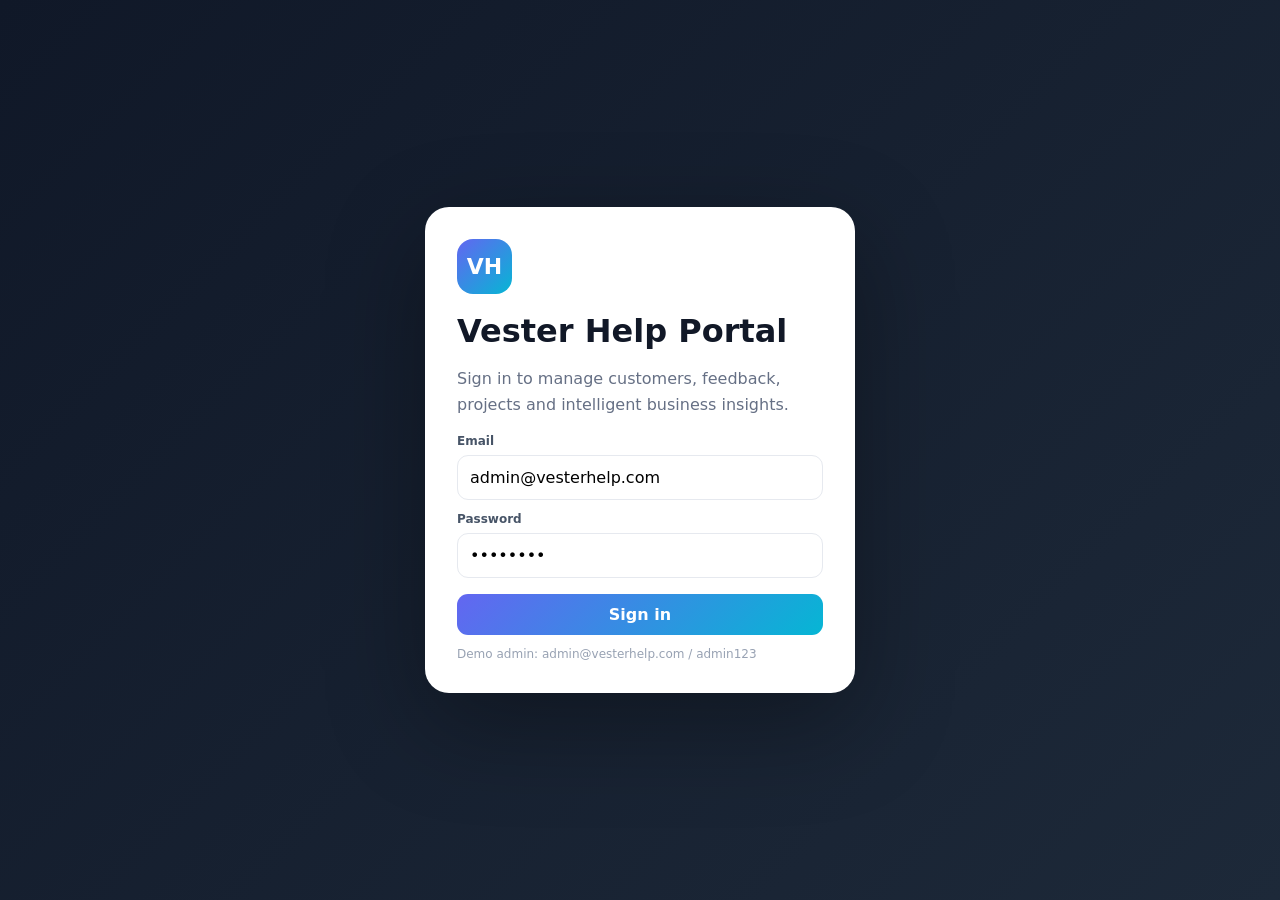
<file: vester_help_intelligent_portal.html>
<!DOCTYPE html>
<html lang="en">
<head>
<meta charset="UTF-8">
<meta name="viewport" content="width=device-width,initial-scale=1.0">
<title>Vester Help — Intelligent Client Portal</title>
<style>
:root{--bg:#f5f7fb;--card:#fff;--text:#111827;--muted:#667085;--line:#e6e9ef;--primary:#6366f1;--primary2:#06b6d4;--dark:#101828;--good:#16a34a;--warn:#d97706;--bad:#dc2626;--shadow:0 18px 50px rgba(16,24,40,.08)}
*{box-sizing:border-box}html{scroll-behavior:smooth}body{margin:0;font-family:Inter,system-ui,-apple-system,Segoe UI,sans-serif;background:var(--bg);color:var(--text)}
button,input,select,textarea{font:inherit}button{cursor:pointer;border:0}.hidden{display:none!important}
.app{min-height:100vh;display:flex}.sidebar{width:255px;background:#101828;color:#fff;position:fixed;inset:0 auto 0 0;z-index:20;padding:22px 14px;display:flex;flex-direction:column}
.brand{display:flex;align-items:center;gap:11px;padding:8px 10px 28px;font-weight:800;font-size:18px}.brand-mark{width:38px;height:38px;border-radius:12px;background:linear-gradient(135deg,#6366f1,#06b6d4);display:grid;place-items:center}.nav{display:grid;gap:5px}.nav button{width:100%;text-align:left;background:transparent;color:#aeb8c8;padding:12px 13px;border-radius:11px;display:flex;gap:11px;align-items:center}.nav button:hover,.nav button.active{background:#1d2939;color:#fff}.nav small{margin:18px 10px 6px;color:#667085;text-transform:uppercase;letter-spacing:1.5px}.sidebar-footer{margin-top:auto;padding:12px 10px;color:#98a2b3;font-size:12px}.main{margin-left:255px;width:calc(100% - 255px);min-height:100vh}.topbar{height:72px;background:#fff;border-bottom:1px solid var(--line);display:flex;align-items:center;justify-content:space-between;padding:0 30px;position:sticky;top:0;z-index:10}.topbar-title{font-weight:800}.top-actions{display:flex;align-items:center;gap:10px}.icon-btn,.avatar{width:40px;height:40px;border:1px solid var(--line);border-radius:12px;background:#fff;display:grid;place-items:center}.avatar{background:#eef2ff;color:#4f46e5;font-weight:800;border:0}.content{padding:30px;max-width:1500px;margin:auto}.view{animation:fade .35s ease}.hero{display:flex;justify-content:space-between;gap:20px;align-items:flex-end;margin-bottom:24px}.eyebrow{color:var(--primary);font-size:12px;font-weight:800;letter-spacing:2px;text-transform:uppercase}.hero h1{font-size:clamp(25px,3vw,38px);margin:8px 0}.hero p{color:var(--muted);margin:0;line-height:1.7}.btn{padding:11px 16px;border-radius:11px;font-weight:700}.btn-primary{color:#fff;background:linear-gradient(135deg,var(--primary),var(--primary2))}.btn-light{background:#fff;border:1px solid var(--line)}.grid{display:grid;gap:18px}.stats{grid-template-columns:repeat(4,1fr)}.stat,.card{background:var(--card);border:1px solid var(--line);border-radius:18px;box-shadow:var(--shadow)}.stat{padding:21px}.stat-label{font-size:13px;color:var(--muted)}.stat strong{font-size:30px;display:block;margin:8px 0}.trend{font-size:12px;color:var(--good)}.two{grid-template-columns:1.4fr .8fr;margin-top:18px}.card{padding:22px}.card h3{margin:0 0 15px}.bar{height:9px;background:#edf0f5;border-radius:20px;overflow:hidden}.bar i{display:block;height:100%;background:linear-gradient(90deg,#6366f1,#06b6d4);border-radius:20px}.feedback{display:grid;gap:12px}.feedback-item{border:1px solid var(--line);border-radius:14px;padding:15px}.feedback-top{display:flex;justify-content:space-between;gap:10px}.stars{color:#f59e0b}.badge{display:inline-flex;padding:5px 9px;border-radius:999px;font-size:11px;font-weight:800}.badge.good{background:#ecfdf3;color:#15803d}.badge.warn{background:#fffbeb;color:#b45309}.badge.bad{background:#fef2f2;color:#b91c1c}.table-wrap{overflow:auto}.table{width:100%;border-collapse:collapse}.table th,.table td{padding:14px 12px;border-bottom:1px solid var(--line);text-align:left;font-size:13px;white-space:nowrap}.table th{color:var(--muted);font-weight:700}.search{padding:11px 13px;border:1px solid var(--line);border-radius:11px;background:#fff;min-width:220px}.toolbar{display:flex;justify-content:space-between;gap:12px;margin-bottom:16px}.profile{display:grid;grid-template-columns:280px 1fr;gap:18px}.profile-card{text-align:center}.big-avatar{width:100px;height:100px;border-radius:30px;background:linear-gradient(135deg,#6366f1,#06b6d4);color:#fff;display:grid;place-items:center;font-size:34px;font-weight:900;margin:5px auto 16px}.list{display:grid;gap:10px}.list-row{display:flex;justify-content:space-between;gap:15px;padding:14px;border:1px solid var(--line);border-radius:13px}.form-grid{display:grid;grid-template-columns:1fr 1fr;gap:14px}.field{display:grid;gap:7px}.field.full{grid-column:1/-1}.field label{font-size:12px;font-weight:700;color:#475467}.field input,.field select,.field textarea{width:100%;padding:12px;border:1px solid var(--line);border-radius:11px;outline:0;background:#fff}.field textarea{min-height:120px;resize:vertical}.ai{background:linear-gradient(135deg,#111827,#1f2937);color:#fff}.ai p{color:#cbd5e1}.ai-chip{display:inline-block;padding:6px 9px;border-radius:999px;background:#263244;color:#a5b4fc;font-size:11px;margin:3px}.customer-layout{display:grid;grid-template-columns:1fr 1fr;gap:18px}.metric-row{display:flex;align-items:center;justify-content:space-between;margin:13px 0}.metric-row span{color:var(--muted);font-size:13px}.progress{width:55%;height:8px;background:#eef0f4;border-radius:20px}.progress i{display:block;height:100%;background:#6366f1;border-radius:20px}.toast{position:fixed;right:25px;bottom:25px;background:#101828;color:#fff;padding:13px 17px;border-radius:12px;box-shadow:var(--shadow);z-index:100;animation:toast .3s ease}.login{position:fixed;inset:0;background:linear-gradient(135deg,#101828,#1d2939);display:grid;place-items:center;z-index:200}.login-box{width:min(430px,92%);background:#fff;border-radius:24px;padding:32px;box-shadow:0 30px 100px #0005}.login-box h1{margin:0 0 8px}.login-box p{color:var(--muted);line-height:1.6}.login-logo{width:55px;height:55px;border-radius:16px;background:linear-gradient(135deg,#6366f1,#06b6d4);color:#fff;display:grid;place-items:center;font-weight:900;font-size:22px;margin-bottom:18px}.login-note{font-size:12px;color:#98a2b3;margin-top:12px}.modal{position:fixed;inset:0;background:#10182899;display:grid;place-items:center;z-index:100}.modal-box{width:min(650px,92%);max-height:90vh;overflow:auto;background:#fff;border-radius:20px;padding:24px}.modal-head{display:flex;justify-content:space-between;align-items:center}.close{background:#f2f4f7;border-radius:10px;width:36px;height:36px}.empty{padding:35px;text-align:center;color:var(--muted)}@keyframes fade{from{opacity:0;transform:translateY(10px)}to{opacity:1;transform:none}}@keyframes toast{from{opacity:0;transform:translateY(15px)}to{opacity:1;transform:none}}
@media(max-width:1000px){.stats{grid-template-columns:repeat(2,1fr)}.two,.customer-layout,.profile{grid-template-columns:1fr}}
@media(max-width:760px){.sidebar{width:70px;padding:15px 8px}.brand span,.nav button span,.nav small,.sidebar-footer{display:none}.brand{justify-content:center}.nav button{justify-content:center}.main{margin-left:70px;width:calc(100% - 70px)}.content{padding:20px}.topbar{padding:0 18px}.form-grid{grid-template-columns:1fr}.field.full{grid-column:auto}.hero{align-items:flex-start;flex-direction:column}}
@media(max-width:480px){.stats{grid-template-columns:1fr}.search{min-width:0;width:100%}.toolbar{flex-direction:column}.top-actions .icon-btn{display:none}}
</style>
</head>
<body>

<div id="login" class="login">
  <div class="login-box">
    <div class="login-logo">VH</div>
    <h1>Vester Help Portal</h1>
    <p>Sign in to manage customers, feedback, projects and intelligent business insights.</p>
    <div class="field"><label>Email</label><input id="loginEmail" value="admin@vesterhelp.com"></div>
    <div class="field" style="margin-top:12px"><label>Password</label><input id="loginPass" type="password" value="admin123"></div>
    <button class="btn btn-primary" style="width:100%;margin-top:16px" onclick="login()">Sign in</button>
    <div class="login-note">Demo admin: admin@vesterhelp.com / admin123</div>
  </div>
</div>

<div id="app" class="app hidden">
  <aside class="sidebar">
    <div class="brand"><div class="brand-mark">VH</div><span>Vester Help</span></div>
    <div class="nav">
      <small>Workspace</small>
      <button class="active" data-view="dashboard" onclick="showView('dashboard',this)">⌂ <span>Dashboard</span></button>
      <button data-view="customers" onclick="showView('customers',this)">◉ <span>Customers</span></button>
      <button data-view="feedback" onclick="showView('feedback',this)">✦ <span>Feedback</span></button>
      <button data-view="projects" onclick="showView('projects',this)">▣ <span>Projects</span></button>
      <button data-view="services" onclick="showView('services',this)">◇ <span>Services</span></button>
      <small>Account</small>
      <button data-view="profile" onclick="showView('profile',this)">● <span>Profile</span></button>
      <button data-view="settings" onclick="showView('settings',this)">⚙ <span>Settings</span></button>
    </div>
    <div class="sidebar-footer">Intelligent Portal v1.0<br>© 2026 Vester Help</div>
  </aside>

  <main class="main">
    <header class="topbar">
      <div class="topbar-title" id="pageTitle">Dashboard</div>
      <div class="top-actions">
        <button class="icon-btn" onclick="showToast('No new notifications')">♢</button>
        <button class="avatar" onclick="showView('profile')">VH</button>
      </div>
    </header>
    <div class="content">

      <section id="dashboard" class="view">
        <div class="hero">
          <div><div class="eyebrow">COMMAND CENTER</div><h1>Good morning, Admin.</h1><p>Here is the latest intelligence from your digital business.</p></div>
          <button class="btn btn-primary" onclick="openFeedback()">+ Add feedback</button>
        </div>
        <div class="grid stats">
          <div class="stat"><span class="stat-label">Total customers</span><strong id="statCustomers">0</strong><span class="trend">↑ 12% this month</span></div>
          <div class="stat"><span class="stat-label">Active projects</span><strong>12</strong><span class="trend">↑ 8% this month</span></div>
          <div class="stat"><span class="stat-label">Customer feedback</span><strong id="statFeedback">0</strong><span class="trend">↑ 18% this month</span></div>
          <div class="stat"><span class="stat-label">Satisfaction</span><strong>94%</strong><span class="trend">↑ 3.2% this month</span></div>
        </div>
        <div class="grid two">
          <div class="card"><h3>Customer satisfaction</h3><p style="color:var(--muted)">Overall customer sentiment from submitted feedback.</p><div style="display:grid;gap:14px;margin-top:22px"><div><div class="metric-row"><span>Excellent</span><b>62%</b></div><div class="bar"><i style="width:62%"></i></div></div><div><div class="metric-row"><span>Good</span><b>25%</b></div><div class="bar"><i style="width:25%"></i></div></div><div><div class="metric-row"><span>Needs attention</span><b>13%</b></div><div class="bar"><i style="width:13%"></i></div></div></div></div>
          <div class="card ai"><h3>✦ AI Business Intelligence</h3><p id="aiSummary">Analyzing your customer data...</p><span class="ai-chip">Sentiment</span><span class="ai-chip">Priority</span><span class="ai-chip">Trends</span><span class="ai-chip">Recommendations</span><hr style="border:0;border-top:1px solid #344054;margin:20px 0"><p id="aiAction"></p></div>
        </div>
        <div class="card" style="margin-top:18px"><h3>Latest feedback</h3><div id="dashboardFeedback" class="feedback"></div></div>
      </section>

      <section id="customers" class="view hidden">
        <div class="hero"><div><div class="eyebrow">CUSTOMER MANAGEMENT</div><h1>Customers</h1><p>Manage your client relationships and engagement history.</p></div><button class="btn btn-primary" onclick="openCustomer()">+ Add customer</button></div>
        <div class="card"><div class="toolbar"><input class="search" id="customerSearch" oninput="renderCustomers()" placeholder="Search customers..."><select class="search" id="customerFilter" onchange="renderCustomers()"><option value="all">All customers</option><option value="active">Active</option><option value="lead">Leads</option></select></div><div class="table-wrap"><table class="table"><thead><tr><th>Customer</th><th>Company</th><th>Industry</th><th>Status</th><th>Projects</th><th>Action</th></tr></thead><tbody id="customerTable"></tbody></table></div></div>
      </section>

      <section id="feedback" class="view hidden">
        <div class="hero"><div><div class="eyebrow">VOICE OF THE CUSTOMER</div><h1>Feedback Center</h1><p>Read, classify and act on every customer response.</p></div><button class="btn btn-primary" onclick="openFeedback()">+ Record feedback</button></div>
        <div class="card"><div class="toolbar"><input class="search" id="feedbackSearch" oninput="renderFeedback()" placeholder="Search feedback..."><select class="search" id="sentimentFilter" onchange="renderFeedback()"><option value="all">All sentiment</option><option value="Positive">Positive</option><option value="Neutral">Neutral</option><option value="Needs attention">Needs attention</option></select></div><div id="feedbackList" class="feedback"></div></div>
      </section>

      <section id="projects" class="view hidden">
        <div class="hero"><div><div class="eyebrow">DELIVERY</div><h1>Projects</h1><p>Track digital products and current delivery status.</p></div></div>
        <div class="grid stats"><div class="stat"><span class="stat-label">In progress</span><strong>8</strong></div><div class="stat"><span class="stat-label">Completed</span><strong>37</strong></div><div class="stat"><span class="stat-label">On review</span><strong>3</strong></div><div class="stat"><span class="stat-label">Delayed</span><strong>1</strong></div></div>
        <div class="card" style="margin-top:18px"><div class="list">
          <div class="list-row"><span><b>School Management Portal</b><br><small style="color:var(--muted)">Education · Client portal</small></span><span class="badge good">78% complete</span></div>
          <div class="list-row"><span><b>Retail Commerce Platform</b><br><small style="color:var(--muted)">E-commerce · Web app</small></span><span class="badge good">91% complete</span></div>
          <div class="list-row"><span><b>Fleet Intelligence System</b><br><small style="color:var(--muted)">Logistics · Dashboard</small></span><span class="badge warn">52% complete</span></div>
          <div class="list-row"><span><b>AI Customer Assistant</b><br><small style="color:var(--muted)">AI · Automation</small></span><span class="badge good">67% complete</span></div>
        </div></div>
      </section>

      <section id="services" class="view hidden">
        <div class="hero"><div><div class="eyebrow">CATALOG</div><h1>Services</h1><p>Manage the solutions displayed to customers.</p></div></div>
        <div class="grid stats">
          <div class="stat"><strong>Web</strong><span class="stat-label">Web development</span></div><div class="stat"><strong>AI</strong><span class="stat-label">AI & automation</span></div><div class="stat"><strong>API</strong><span class="stat-label">Integrations</span></div><div class="stat"><strong>UX</strong><span class="stat-label">Product design</span></div>
        </div>
        <div class="grid two" style="margin-top:18px"><div class="card"><h3>Service performance</h3><div class="metric-row"><span>Web Development</span><b>86%</b></div><div class="progress"><i style="width:86%"></i></div><div class="metric-row"><span>Systems</span><b>72%</b></div><div class="progress"><i style="width:72%"></i></div><div class="metric-row"><span>AI & Automation</span><b>64%</b></div><div class="progress"><i style="width:64%"></i></div></div><div class="card"><h3>Smart recommendation</h3><p style="color:var(--muted);line-height:1.7">Your feedback suggests customers are increasingly asking for automation and mobile dashboards. Consider highlighting these services on the public website.</p></div></div>
      </section>

      <section id="profile" class="view hidden">
        <div class="hero"><div><div class="eyebrow">ACCOUNT</div><h1>Profile</h1><p>Manage your administrator identity.</p></div></div>
        <div class="profile"><div class="card profile-card"><div class="big-avatar">VH</div><h3>Vester Help Admin</h3><p style="color:var(--muted)">Super Administrator</p><span class="badge good">Active</span></div><div class="card"><h3>Profile information</h3><div class="form-grid"><div class="field"><label>Full name</label><input value="Vester Help Admin"></div><div class="field"><label>Email</label><input value="admin@vesterhelp.com"></div><div class="field"><label>Role</label><input value="Super Administrator" disabled></div><div class="field"><label>Phone</label><input value="+254 700 000 000"></div></div><button class="btn btn-primary" style="margin-top:18px" onclick="showToast('Profile saved')">Save changes</button></div></div>
      </section>

      <section id="settings" class="view hidden">
        <div class="hero"><div><div class="eyebrow">SYSTEM</div><h1>Settings</h1><p>Configure your portal experience and business preferences.</p></div></div>
        <div class="grid two"><div class="card"><h3>Portal settings</h3><div class="list"><div class="list-row"><span><b>Email notifications</b><br><small style="color:var(--muted)">Receive alerts for new feedback</small></span><input type="checkbox" checked></div><div class="list-row"><span><b>AI insights</b><br><small style="color:var(--muted)">Generate recommendations</small></span><input type="checkbox" checked></div><div class="list-row"><span><b>Weekly report</b><br><small style="color:var(--muted)">Send business summary</small></span><input type="checkbox" checked></div></div></div><div class="card"><h3>Security</h3><div class="list"><div class="list-row"><span><b>Two-factor authentication</b><br><small style="color:var(--muted)">Recommended for administrators</small></span><span class="badge warn">Not configured</span></div><div class="list-row"><span><b>Session protection</b><br><small style="color:var(--muted)">Automatic session timeout</small></span><span class="badge good">Enabled</span></div></div></div></div>
      </section>

    </div>
  </main>
</div>

<div id="modal" class="modal hidden"><div class="modal-box"><div class="modal-head"><h3 id="modalTitle">Add</h3><button class="close" onclick="closeModal()">×</button></div><div id="modalBody"></div></div></div>
<div id="toast" class="toast hidden"></div>

<script>
const seedCustomers=[
{id:1,name:"Brian Otieno",company:"Bright Schools",industry:"Education",status:"active",projects:3},
{id:2,name:"Grace Wanjiku",company:"Nairobi Retail Hub",industry:"Retail",status:"active",projects:2},
{id:3,name:"Daniel Mwangi",company:"TransEast Logistics",industry:"Transport",status:"active",projects:4},
{id:4,name:"Amina Hassan",company:"Afya Digital",industry:"Healthcare",status:"lead",projects:0},
{id:5,name:"Kevin Makori",company:"AgriGrow Kenya",industry:"Agriculture",status:"active",projects:1}
];
const seedFeedback=[
{id:1,name:"Brian Otieno",company:"Bright Schools",rating:5,text:"The school portal has made managing student information much easier. The dashboard is excellent.",sentiment:"Positive",date:"Today"},
{id:2,name:"Grace Wanjiku",company:"Nairobi Retail Hub",rating:4,text:"The new e-commerce system is fast and our staff adapted quickly.",sentiment:"Positive",date:"Yesterday"},
{id:3,name:"Daniel Mwangi",company:"TransEast Logistics",rating:3,text:"The fleet dashboard is useful, but we would like better mobile notifications.",sentiment:"Neutral",date:"2 days ago"},
{id:4,name:"Amina Hassan",company:"Afya Digital",rating:2,text:"We are still waiting for an improvement to the reporting workflow.",sentiment:"Needs attention",date:"3 days ago"}
];
let customers=JSON.parse(localStorage.getItem("vh_customers")||"null")||seedCustomers;
let feedback=JSON.parse(localStorage.getItem("vh_feedback")||"null")||seedFeedback;
function save(){localStorage.setItem("vh_customers",JSON.stringify(customers));localStorage.setItem("vh_feedback",JSON.stringify(feedback))}
function login(){const e=document.getElementById("loginEmail").value,p=document.getElementById("loginPass").value;if(e==="admin@vesterhelp.com"&&p==="admin123"){document.getElementById("login").classList.add("hidden");document.getElementById("app").classList.remove("hidden");renderAll()}else showToast("Invalid demo credentials")}
function showView(id,btn){document.querySelectorAll(".view").forEach(x=>x.classList.add("hidden"));document.getElementById(id).classList.remove("hidden");document.querySelectorAll(".nav button").forEach(x=>x.classList.remove("active"));if(btn)btn.classList.add("active");document.getElementById("pageTitle").textContent=id[0].toUpperCase()+id.slice(1);if(id==="customers")renderCustomers();if(id==="feedback")renderFeedback()}
function renderAll(){document.getElementById("statCustomers").textContent=customers.length;document.getElementById("statFeedback").textContent=feedback.length;renderCustomers();renderFeedback();renderDashboardFeedback();generateAI()}
function renderCustomers(){const q=(document.getElementById("customerSearch")?.value||"").toLowerCase(),f=document.getElementById("customerFilter")?.value||"all";const rows=customers.filter(c=>(f==="all"||c.status===f)&&`${c.name} ${c.company} ${c.industry}`.toLowerCase().includes(q));document.getElementById("customerTable").innerHTML=rows.map(c=>`<tr><td><b>${c.name}</b></td><td>${c.company}</td><td>${c.industry}</td><td><span class="badge ${c.status==="active"?"good":"warn"}">${c.status}</span></td><td>${c.projects}</td><td><button class="btn btn-light" onclick="viewCustomer(${c.id})">View</button></td></tr>`).join("")||`<tr><td colspan="6" class="empty">No customers found.</td></tr>`}
function feedbackHTML(x){return `<div class="feedback-item"><div class="feedback-top"><div><b>${x.name}</b><div style="font-size:12px;color:var(--muted)">${x.company} · ${x.date}</div></div><div><span class="stars">${"★".repeat(x.rating)}${"☆".repeat(5-x.rating)}</span> <span class="badge ${x.sentiment==="Positive"?"good":x.sentiment==="Neutral"?"warn":"bad"}">${x.sentiment}</span></div></div><p style="line-height:1.7;color:#475467;margin:12px 0 0">${x.text}</p></div>`}
function renderFeedback(){const q=(document.getElementById("feedbackSearch")?.value||"").toLowerCase(),f=document.getElementById("sentimentFilter")?.value||"all";const rows=feedback.filter(x=>(f==="all"||x.sentiment===f)&&`${x.name} ${x.company} ${x.text}`.toLowerCase().includes(q));document.getElementById("feedbackList").innerHTML=rows.map(feedbackHTML).join("")||`<div class="empty">No feedback matches your filter.</div>`}
function renderDashboardFeedback(){document.getElementById("dashboardFeedback").innerHTML=feedback.slice(0,3).map(feedbackHTML).join("")}
function generateAI(){const positive=feedback.filter(x=>x.sentiment==="Positive").length,attention=feedback.filter(x=>x.sentiment==="Needs attention").length;document.getElementById("aiSummary").textContent=`${positive} of ${feedback.length} recorded responses are positive. ${attention} ${attention===1?"response needs":"responses need"} attention.`;document.getElementById("aiAction").textContent=attention?`Recommended action: review the ${attention} attention item${attention>1?"s":""} and contact the affected customer within 24–48 hours.`:"Recommended action: continue collecting feedback and ask customers about their next biggest workflow challenge."}
function openModal(title,html){document.getElementById("modalTitle").textContent=title;document.getElementById("modalBody").innerHTML=html;document.getElementById("modal").classList.remove("hidden")}
function closeModal(){document.getElementById("modal").classList.add("hidden")}
function openFeedback(){openModal("Record customer feedback",`<form onsubmit="addFeedback(event)"><div class="form-grid"><div class="field"><label>Customer name</label><input id="fName" required></div><div class="field"><label>Company</label><input id="fCompany" required></div><div class="field"><label>Rating</label><select id="fRating"><option>5</option><option>4</option><option>3</option><option>2</option><option>1</option></select></div><div class="field"><label>Sentiment</label><select id="fSentiment"><option>Positive</option><option>Neutral</option><option>Needs attention</option></select></div><div class="field full"><label>Feedback</label><textarea id="fText" required></textarea></div></div><button class="btn btn-primary" style="margin-top:16px">Save feedback</button></form>`)}
function addFeedback(e){e.preventDefault();feedback.unshift({id:Date.now(),name:fName.value,company:fCompany.value,rating:+fRating.value,text:fText.value,sentiment:fSentiment.value,date:"Just now"});save();closeModal();renderAll();showToast("Feedback recorded")}
function openCustomer(){openModal("Add customer",`<form onsubmit="addCustomer(event)"><div class="form-grid"><div class="field"><label>Name</label><input id="cName" required></div><div class="field"><label>Company</label><input id="cCompany" required></div><div class="field"><label>Industry</label><input id="cIndustry" required></div><div class="field"><label>Status</label><select id="cStatus"><option value="active">Active</option><option value="lead">Lead</option></select></div></div><button class="btn btn-primary" style="margin-top:16px">Add customer</button></form>`)}
function addCustomer(e){e.preventDefault();customers.push({id:Date.now(),name:cName.value,company:cCompany.value,industry:cIndustry.value,status:cStatus.value,projects:0});save();closeModal();renderAll();showToast("Customer added")}
function viewCustomer(id){const c=customers.find(x=>x.id===id);openModal(c.name,`<p><b>Company:</b> ${c.company}</p><p><b>Industry:</b> ${c.industry}</p><p><b>Status:</b> ${c.status}</p><p><b>Projects:</b> ${c.projects}</p><hr><h3>Customer intelligence</h3><p style="color:var(--muted);line-height:1.7">This customer has ${c.projects} active/completed project${c.projects===1?"":"s"}. Consider requesting a review after the next milestone.</p>`)}
function showToast(msg){const t=document.getElementById("toast");t.textContent=msg;t.classList.remove("hidden");setTimeout(()=>t.classList.add("hidden"),2500)}
</script>
</body>
</html>
</file>
